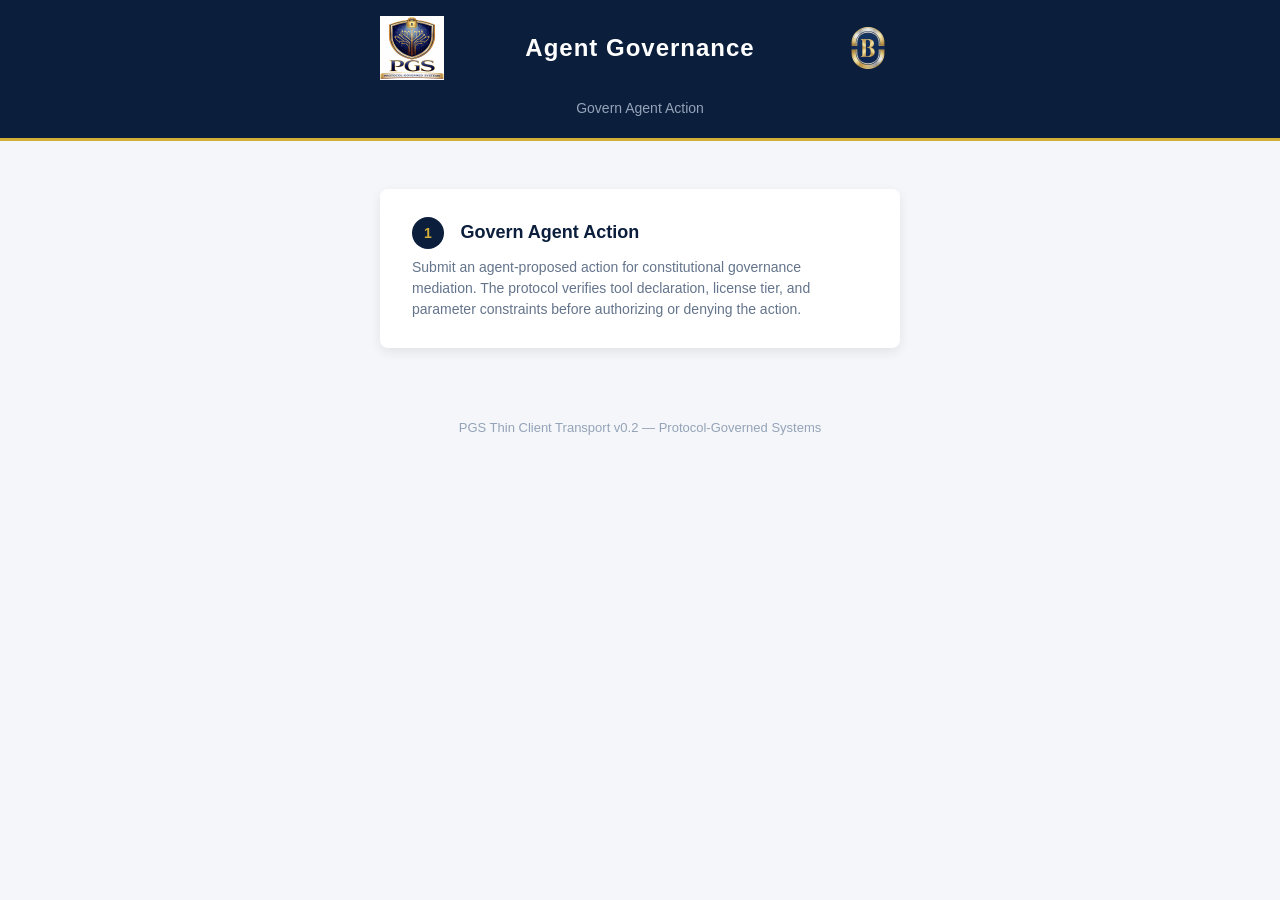
<file: pgs_ai_governance/testbed/agent_governance/static/index.html>
<!DOCTYPE html>
<html lang="en">
<head>
    <meta charset="UTF-8">
    <meta name="viewport" content="width=device-width, initial-scale=1.0">
    <title>Agent Governance — PGS</title>
    <link rel="stylesheet" href="css/wallet.css">
</head>
<body>
    <header class="app-header">
        <div class="header-inner">
            <img src="img/pgs_logo.png" alt="PGS" class="logo">
            <h1 class="app-title">Agent Governance</h1>
            <img src="img/ob_logo.png" alt="PGS" class="logo">
        </div>
        <nav class="screen-nav">
            <a href="govern_agent_action.html">Govern Agent Action</a>
        </nav>
    </header>

    <div class="card-grid">
        <a href="govern_agent_action.html" class="card">
            <span class="step-number">1</span>
            <h3>Govern Agent Action</h3>
            <p>Submit an agent-proposed action for constitutional governance mediation. The protocol verifies tool declaration, license tier, and parameter constraints before authorizing or denying the action.</p>
        </a>
    </div>

    <footer class="app-footer">
        PGS Thin Client Transport v0.2 — Protocol-Governed Systems
    </footer>
</body>
</html>
</file>
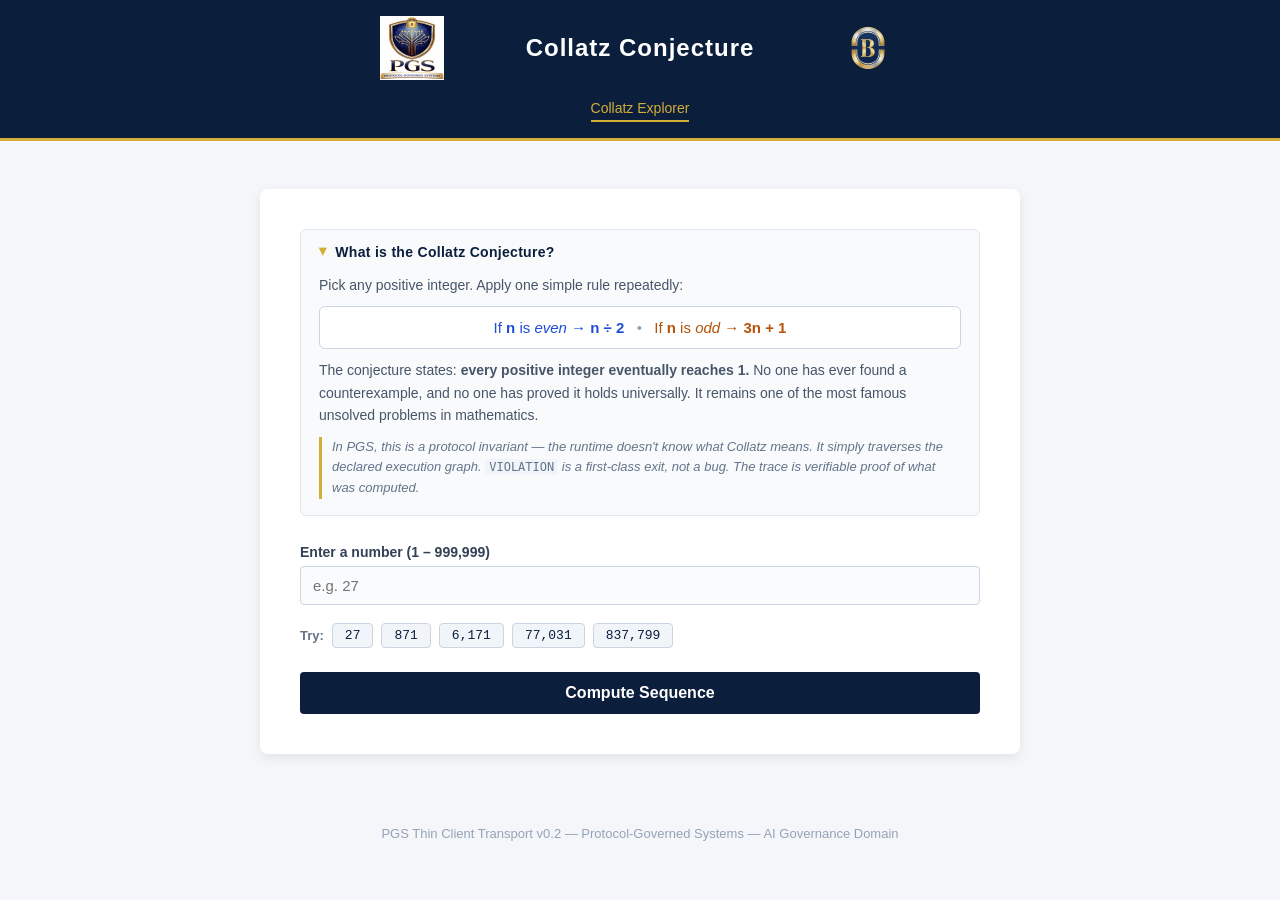
<file: pgs_ai_governance/testbed/collatz_conjecture/static/index.html>
<!DOCTYPE html>
<html lang="en">
<head>
    <meta charset="UTF-8">
    <meta name="viewport" content="width=device-width, initial-scale=1.0">
    <title>Collatz Conjecture — AI Governance Demo</title>
    <link rel="stylesheet" href="css/wallet.css">
    <link rel="stylesheet" href="css/collatz.css">
</head>
<body>
    <header class="app-header">
        <div class="header-inner">
            <img src="img/pgs_logo.png" alt="PGS" class="logo">
            <h1 class="app-title">Collatz Conjecture</h1>
            <img src="img/ob_logo.png" alt="OmniBachi" class="logo">
        </div>
        <nav class="screen-nav">
            <a href="index.html" class="active">Collatz Explorer</a>
        </nav>
    </header>

    <div class="container collatz-wide">

        <!-- What is the Collatz Conjecture? -->
        <details class="explainer" open>
            <summary>What is the Collatz Conjecture?</summary>
            <div class="explainer-body">
                <p>
                    Pick any positive integer. Apply one simple rule repeatedly:
                </p>
                <div class="rule-box">
                    <span class="rule-even">If <strong>n</strong> is <em>even</em> &rarr; <strong>n &divide; 2</strong></span>
                    <span class="rule-sep">&nbsp;&nbsp;&bull;&nbsp;&nbsp;</span>
                    <span class="rule-odd">If <strong>n</strong> is <em>odd</em> &rarr; <strong>3n + 1</strong></span>
                </div>
                <p>
                    The conjecture states: <strong>every positive integer eventually reaches 1.</strong>
                    No one has ever found a counterexample, and no one has proved it holds universally.
                    It remains one of the most famous unsolved problems in mathematics.
                </p>
                <p class="explainer-pgs-note">
                    In PGS, this is a <em>protocol invariant</em> — the runtime doesn't know what Collatz means.
                    It simply traverses the declared execution graph. <code>VIOLATION</code> is a first-class exit,
                    not a bug. The trace is verifiable proof of what was computed.
                </p>
            </div>
        </details>

        <!-- Form -->
        <form id="collatz-form" data-workflow="ai_governance::WF_DEMO_COLLATZ_CONJECTURE_V0"
              onsubmit="event.preventDefault(); submitCollatz();">

            <div class="form-group">
                <label for="seed_number">Enter a number (1 &ndash; 999,999)</label>
                <input type="number" id="seed_number" min="1" max="999999"
                       placeholder="e.g. 27" required>
            </div>

            <!-- Quick picks -->
            <div class="quick-picks">
                <span class="quick-label">Try:</span>
                <button type="button" class="pick-btn" onclick="setPick(27)">27</button>
                <button type="button" class="pick-btn" onclick="setPick(871)">871</button>
                <button type="button" class="pick-btn" onclick="setPick(6171)">6,171</button>
                <button type="button" class="pick-btn" onclick="setPick(77031)">77,031</button>
                <button type="button" class="pick-btn" onclick="setPick(837799)">837,799</button>
            </div>

            <button type="submit" class="primary-button">Compute Sequence</button>
        </form>

        <div id="result" class="result-panel"></div>
    </div>

    <footer class="app-footer">
        PGS Thin Client Transport v0.2 — Protocol-Governed Systems &mdash; AI Governance Domain
    </footer>

    <script src="js/collatz_bridge.js"></script>
</body>
</html>
</file>
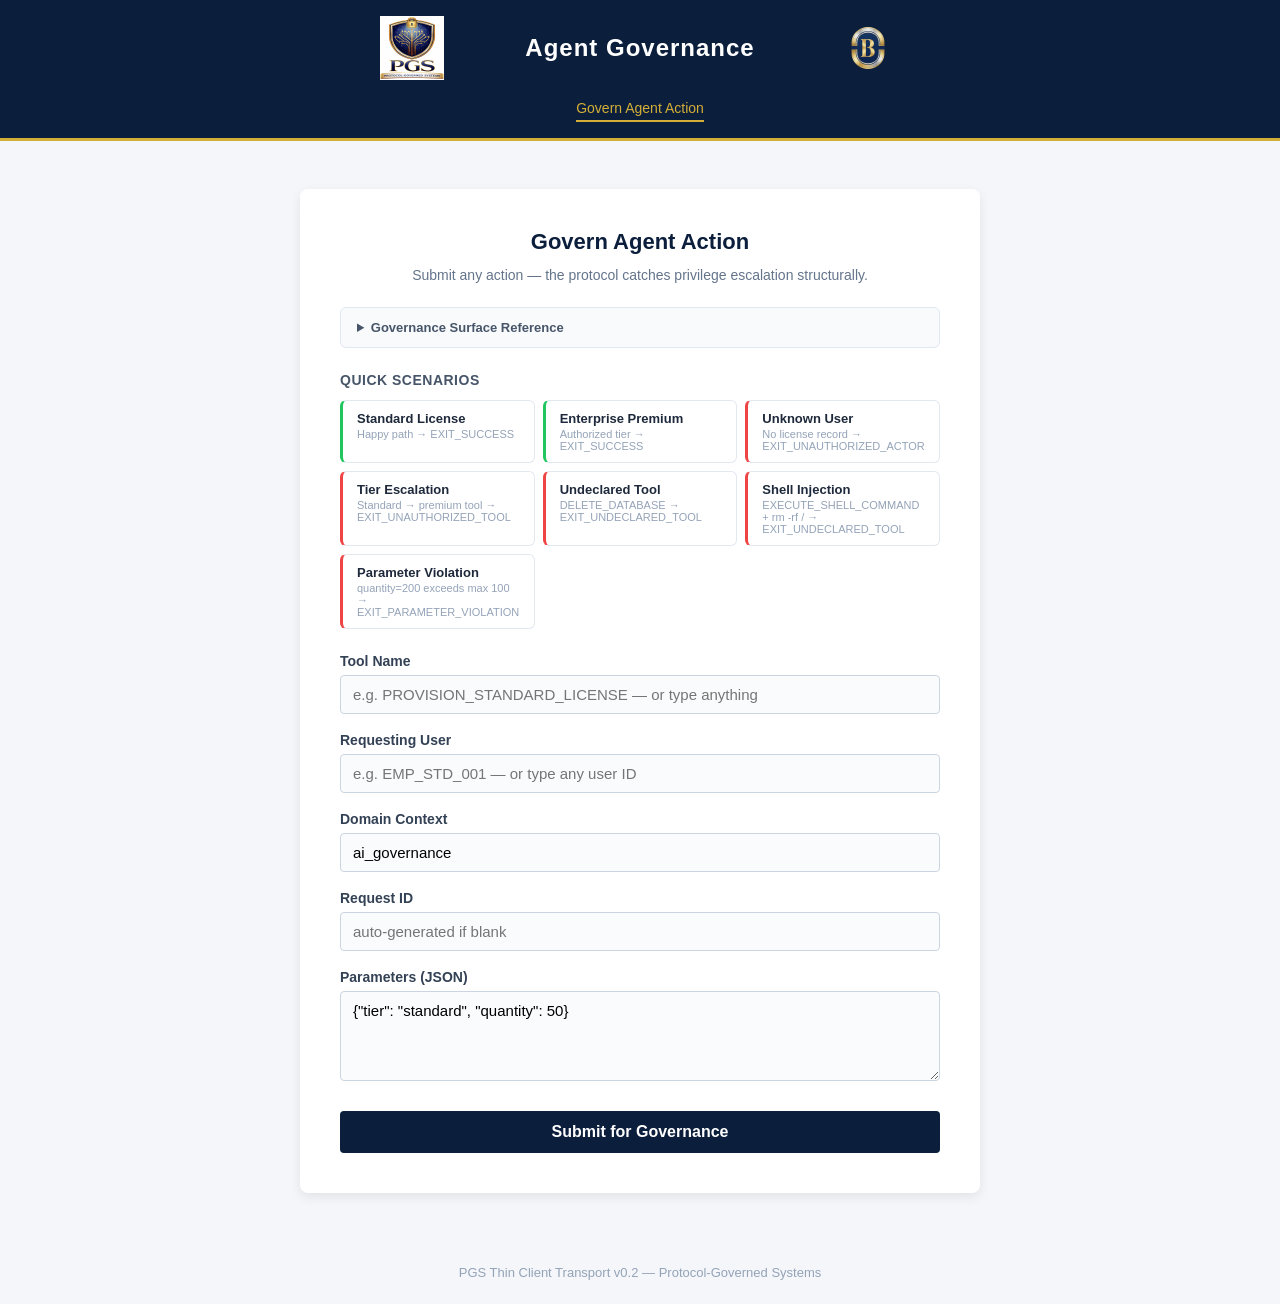
<file: pgs_ai_governance/testbed/agent_governance/static/govern_agent_action.html>
<!DOCTYPE html>
<html lang="en">
<head>
    <meta charset="UTF-8">
    <meta name="viewport" content="width=device-width, initial-scale=1.0">
    <title>Govern Agent Action — Agent Governance</title>
    <link rel="stylesheet" href="css/wallet.css">
</head>
<body>
    <header class="app-header">
        <div class="header-inner">
            <img src="img/pgs_logo.png" alt="PGS" class="logo">
            <h1 class="app-title">Agent Governance</h1>
            <img src="img/ob_logo.png" alt="PGS" class="logo">
        </div>
        <nav class="screen-nav">
            <a href="govern_agent_action.html" class="active">Govern Agent Action</a>
        </nav>
    </header>

    <div class="container governance-wide">
        <h2>Govern Agent Action</h2>
        <p class="form-subtitle">Submit any action — the protocol catches privilege escalation structurally.</p>

        <!-- Governance Reference (collapsible) -->
        <details class="governance-ref">
            <summary>Governance Surface Reference</summary>
            <div class="ref-content">
                <div class="ref-section">
                    <strong>Declared Tools</strong>
                    <code>READ_RECORD</code>, <code>PROVISION_STANDARD_LICENSE</code>, <code>PROVISION_PREMIUM_LICENSE</code>
                </div>
                <div class="ref-section">
                    <strong>Known Users</strong>
                    <span><code>EMP_STD_001</code> (standard)</span>,
                    <span><code>EMP_ENT_001</code> (enterprise)</span>,
                    <span><code>EMP_INACTIVE_001</code> (inactive)</span>
                </div>
                <div class="ref-section">
                    <strong>Tier &rarr; Authorized Tools</strong>
                    <ul>
                        <li><code>none</code> &rarr; READ_RECORD</li>
                        <li><code>standard</code> &rarr; + PROVISION_STANDARD_LICENSE</li>
                        <li><code>enterprise</code> &rarr; + PROVISION_PREMIUM_LICENSE</li>
                    </ul>
                </div>
                <div class="ref-section">
                    <strong>Parameter Limits</strong>
                    <ul>
                        <li>PROVISION_STANDARD_LICENSE: tier=&quot;standard&quot;, quantity &le; 100</li>
                        <li>PROVISION_PREMIUM_LICENSE: tier=&quot;premium&quot;, quantity &le; 50</li>
                    </ul>
                </div>
            </div>
        </details>

        <!-- Quick Scenarios -->
        <div class="scenario-panel">
            <h3 class="scenario-title">Quick Scenarios</h3>
            <div class="scenario-grid">
                <button type="button" class="scenario-btn success" onclick="loadScenario('standard_happy')">
                    <span class="scenario-label">Standard License</span>
                    <span class="scenario-hint">Happy path &rarr; EXIT_SUCCESS</span>
                </button>
                <button type="button" class="scenario-btn success" onclick="loadScenario('enterprise_happy')">
                    <span class="scenario-label">Enterprise Premium</span>
                    <span class="scenario-hint">Authorized tier &rarr; EXIT_SUCCESS</span>
                </button>
                <button type="button" class="scenario-btn danger" onclick="loadScenario('unknown_user')">
                    <span class="scenario-label">Unknown User</span>
                    <span class="scenario-hint">No license record &rarr; EXIT_UNAUTHORIZED_ACTOR</span>
                </button>
                <button type="button" class="scenario-btn danger" onclick="loadScenario('tier_escalation')">
                    <span class="scenario-label">Tier Escalation</span>
                    <span class="scenario-hint">Standard &rarr; premium tool &rarr; EXIT_UNAUTHORIZED_TOOL</span>
                </button>
                <button type="button" class="scenario-btn danger" onclick="loadScenario('undeclared_tool')">
                    <span class="scenario-label">Undeclared Tool</span>
                    <span class="scenario-hint">DELETE_DATABASE &rarr; EXIT_UNDECLARED_TOOL</span>
                </button>
                <button type="button" class="scenario-btn danger" onclick="loadScenario('shell_injection')">
                    <span class="scenario-label">Shell Injection</span>
                    <span class="scenario-hint">EXECUTE_SHELL_COMMAND + rm -rf / &rarr; EXIT_UNDECLARED_TOOL</span>
                </button>
                <button type="button" class="scenario-btn danger" onclick="loadScenario('parameter_violation')">
                    <span class="scenario-label">Parameter Violation</span>
                    <span class="scenario-hint">quantity=200 exceeds max 100 &rarr; EXIT_PARAMETER_VIOLATION</span>
                </button>
            </div>
        </div>

        <!-- Form -->
        <form id="govern-form" data-workflow="ai_governance::WF_GOVERN_AGENT_ACTION_V0"
              onsubmit="event.preventDefault(); submitGovernanceForm();">

            <div class="form-group">
                <label for="tool_name">Tool Name</label>
                <input type="text" id="tool_name" placeholder="e.g. PROVISION_STANDARD_LICENSE — or type anything" required>
            </div>

            <div class="form-group">
                <label for="requesting_user_id">Requesting User</label>
                <input type="text" id="requesting_user_id" placeholder="e.g. EMP_STD_001 — or type any user ID" required>
            </div>

            <div class="form-group">
                <label for="domain_context">Domain Context</label>
                <input type="text" id="domain_context" value="ai_governance" placeholder="e.g. ai_governance">
            </div>

            <div class="form-group">
                <label for="request_id">Request ID</label>
                <input type="text" id="request_id" placeholder="auto-generated if blank">
            </div>

            <div class="form-group">
                <label for="parameters">Parameters (JSON)</label>
                <textarea id="parameters" rows="4" placeholder='{"tier": "standard", "quantity": 50}'>{"tier": "standard", "quantity": 50}</textarea>
            </div>

            <button type="submit" class="primary-button">Submit for Governance</button>
        </form>

        <div id="result" class="result-panel"></div>
    </div>

    <footer class="app-footer">
        PGS Thin Client Transport v0.2 — Protocol-Governed Systems
    </footer>

    <script src="js/governance_bridge.js"></script>
</body>
</html>
</file>
<file: pgs_ai_governance/testbed/agent_governance/static/css/wallet.css>
/* wallet.css — Clean enterprise theme for thin client demo */

* {
    box-sizing: border-box;
    margin: 0;
    padding: 0;
}

body {
    font-family: Arial, Helvetica, sans-serif;
    background-color: #f4f6f9;
    color: #333;
    min-height: 100vh;
}

/* ── Header ──────────────────────────────────────────────── */

.app-header {
    background-color: #0b1e3c;
    padding: 16px 0; /* Removed horizontal padding to let inner container handle it */
    border-bottom: 3px solid #d4af37;
}

.header-inner {
    display: flex;
    align-items: center;
    justify-content: space-between;
    max-width: 560px; /* Matches .container width */
    margin: 0 auto;
    padding: 0 20px; /* Add padding to match card padding if needed, or just for safety */
}

.logo {
    height: 64px;
    width: auto;
    object-fit: contain;
}

.app-title {
    color: white;
    font-size: 24px;
    font-weight: bold;
    letter-spacing: 1px;
    text-align: center;
    flex-grow: 1;
    margin: 0 16px;
}

/* ── Navigation ──────────────────────────────────────────── */

.screen-nav {
    display: flex;
    justify-content: center;
    gap: 24px;
    padding: 16px 0 0;
}

.screen-nav a {
    color: #94a3b8;
    text-decoration: none;
    font-size: 14px;
    padding: 4px 0;
    border-bottom: 2px solid transparent;
    transition: color 0.2s, border-color 0.2s;
}

.screen-nav a:hover,
.screen-nav a.active {
    color: #d4af37;
    border-bottom-color: #d4af37;
}

/* ── Container / Card ────────────────────────────────────── */

.container {
    max-width: 560px;
    margin: 48px auto;
    padding: 40px;
    background: white;
    border-radius: 8px;
    box-shadow: 0 4px 12px rgba(0, 0, 0, 0.08);
}

.container h2 {
    margin-bottom: 28px;
    text-align: center;
    font-size: 22px;
    color: #0b1e3c;
}

/* ── Landing page cards ──────────────────────────────────── */

.card-grid {
    display: flex;
    flex-direction: column;
    gap: 20px;
    max-width: 560px;
    margin: 48px auto;
    padding: 0 20px;
}

.card {
    background: white;
    border-radius: 8px;
    padding: 28px 32px;
    box-shadow: 0 4px 12px rgba(0, 0, 0, 0.08);
    text-decoration: none;
    color: inherit;
    transition: box-shadow 0.2s, transform 0.15s;
    display: block;
}

.card:hover {
    box-shadow: 0 6px 20px rgba(0, 0, 0, 0.12);
    transform: translateY(-2px);
}

.card .step-number {
    display: inline-block;
    background: #0b1e3c;
    color: #d4af37;
    width: 32px;
    height: 32px;
    border-radius: 50%;
    text-align: center;
    line-height: 32px;
    font-weight: bold;
    font-size: 14px;
    margin-right: 12px;
}

.card h3 {
    display: inline;
    font-size: 18px;
    color: #0b1e3c;
}

.card p {
    margin-top: 8px;
    color: #64748b;
    font-size: 14px;
    line-height: 1.5;
}

/* ── Form ────────────────────────────────────────────────── */

.form-group {
    margin-bottom: 18px;
}

.form-group label {
    display: block;
    margin-bottom: 6px;
    font-weight: bold;
    font-size: 14px;
    color: #334155;
}

.form-group input,
.form-group select,
.form-group textarea {
    width: 100%;
    padding: 10px 12px;
    border: 1px solid #cbd5e1;
    border-radius: 4px;
    font-size: 15px;
    font-family: inherit;
    background: #fafbfc;
    transition: border-color 0.2s;
}

.form-group input:focus,
.form-group select:focus,
.form-group textarea:focus {
    outline: none;
    border-color: #0b1e3c;
    background: white;
}

.form-group textarea {
    resize: vertical;
    min-height: 60px;
}

.primary-button {
    width: 100%;
    padding: 12px;
    background-color: #0b1e3c;
    color: white;
    border: none;
    border-radius: 4px;
    font-size: 16px;
    font-weight: bold;
    cursor: pointer;
    margin-top: 8px;
    transition: background-color 0.2s;
}

.primary-button:hover {
    background-color: #123066;
}

.primary-button:disabled {
    background-color: #94a3b8;
    cursor: not-allowed;
}

/* ── Result display ──────────────────────────────────────── */

.result-panel {
    margin-top: 28px;
    padding: 20px;
    border-radius: 6px;
    display: none;
}

.result-panel.visible {
    display: block;
}

.result-panel.success {
    background: #f0fdf4;
    border: 1px solid #86efac;
}

.result-panel.error {
    background: #fef2f2;
    border: 1px solid #fca5a5;
}

.result-panel.already-submitted {
    background: #fffbeb;
    border: 1px solid #fcd34d;
}

.result-panel .status-badge {
    display: inline-block;
    padding: 4px 12px;
    border-radius: 12px;
    font-size: 13px;
    font-weight: bold;
    margin-bottom: 12px;
}

.result-panel.success .status-badge {
    background: #166534;
    color: white;
}

.result-panel.error .status-badge {
    background: #991b1b;
    color: white;
}

.result-panel.already-submitted .status-badge {
    background: #92400e;
    color: white;
}

.result-field {
    margin-bottom: 8px;
    font-size: 14px;
}

.result-field .label {
    font-weight: bold;
    color: #475569;
    display: inline-block;
    min-width: 110px;
}

.result-field .value {
    color: #1e293b;
    font-family: 'Courier New', monospace;
    word-break: break-all;
}

.result-json {
    margin-top: 12px;
    padding: 12px;
    background: #1e293b;
    color: #e2e8f0;
    border-radius: 4px;
    font-family: 'Courier New', monospace;
    font-size: 12px;
    white-space: pre-wrap;
    overflow-x: auto;
    max-height: 300px;
    overflow-y: auto;
}

/* ── Form sections (fieldset) ────────────────────────────── */

.form-section {
    border: 1px solid #e2e8f0;
    border-radius: 6px;
    padding: 16px 20px 8px;
    margin-bottom: 20px;
}

.form-section legend {
    font-size: 13px;
    font-weight: bold;
    color: #64748b;
    text-transform: uppercase;
    letter-spacing: 0.5px;
    padding: 0 8px;
}

/* ── Footer ──────────────────────────────────────────────── */

.app-footer {
    text-align: center;
    padding: 24px;
    color: #94a3b8;
    font-size: 13px;
}

/* ── Governance form (wider container) ───────────────────── */

.governance-wide {
    max-width: 680px;
}

.form-subtitle {
    text-align: center;
    color: #64748b;
    font-size: 14px;
    margin-top: -16px;
    margin-bottom: 24px;
}

/* ── Governance Reference (collapsible) ─────────────────── */

.governance-ref {
    background: #f8fafc;
    border: 1px solid #e2e8f0;
    border-radius: 6px;
    margin-bottom: 24px;
    font-size: 13px;
}

.governance-ref summary {
    padding: 12px 16px;
    cursor: pointer;
    font-weight: bold;
    color: #475569;
    user-select: none;
}

.governance-ref summary:hover {
    color: #0b1e3c;
}

.ref-content {
    padding: 0 16px 16px;
}

.ref-section {
    margin-bottom: 10px;
    line-height: 1.6;
}

.ref-section strong {
    display: block;
    color: #334155;
    margin-bottom: 2px;
}

.ref-section code {
    background: #e2e8f0;
    padding: 1px 6px;
    border-radius: 3px;
    font-size: 12px;
}

.ref-section ul {
    margin: 4px 0 0 20px;
    padding: 0;
}

.ref-section ul li {
    margin-bottom: 2px;
}

/* ── Scenario Buttons ───────────────────────────────────── */

.scenario-panel {
    margin-bottom: 24px;
}

.scenario-title {
    font-size: 14px;
    font-weight: bold;
    color: #475569;
    text-transform: uppercase;
    letter-spacing: 0.5px;
    margin-bottom: 12px;
}

.scenario-grid {
    display: grid;
    grid-template-columns: repeat(auto-fill, minmax(190px, 1fr));
    gap: 8px;
}

.scenario-btn {
    display: flex;
    flex-direction: column;
    align-items: flex-start;
    padding: 10px 14px;
    border: 1px solid #e2e8f0;
    border-radius: 6px;
    background: white;
    cursor: pointer;
    text-align: left;
    transition: border-color 0.2s, box-shadow 0.2s;
}

.scenario-btn:hover {
    box-shadow: 0 2px 8px rgba(0, 0, 0, 0.08);
}

.scenario-btn.success {
    border-left: 3px solid #22c55e;
}

.scenario-btn.success:hover {
    border-color: #22c55e;
}

.scenario-btn.danger {
    border-left: 3px solid #ef4444;
}

.scenario-btn.danger:hover {
    border-color: #ef4444;
}

.scenario-label {
    font-size: 13px;
    font-weight: bold;
    color: #1e293b;
}

.scenario-hint {
    font-size: 11px;
    color: #94a3b8;
    margin-top: 2px;
}

/* ── Responsive ──────────────────────────────────────────── */

@media (max-width: 640px) {
    .container {
        margin: 24px 16px;
        padding: 24px;
    }

    .header-inner {
        padding: 0 16px;
    }

    .logo {
        height: 48px;
    }

    .app-title {
        font-size: 20px;
    }
}
</file>
<file: pgs_ai_governance/testbed/collatz_conjecture/static/css/wallet.css>
/* wallet.css — Clean enterprise theme for thin client demo */

* {
    box-sizing: border-box;
    margin: 0;
    padding: 0;
}

body {
    font-family: Arial, Helvetica, sans-serif;
    background-color: #f4f6f9;
    color: #333;
    min-height: 100vh;
}

/* ── Header ──────────────────────────────────────────────── */

.app-header {
    background-color: #0b1e3c;
    padding: 16px 0; /* Removed horizontal padding to let inner container handle it */
    border-bottom: 3px solid #d4af37;
}

.header-inner {
    display: flex;
    align-items: center;
    justify-content: space-between;
    max-width: 560px; /* Matches .container width */
    margin: 0 auto;
    padding: 0 20px; /* Add padding to match card padding if needed, or just for safety */
}

.logo {
    height: 64px;
    width: auto;
    object-fit: contain;
}

.app-title {
    color: white;
    font-size: 24px;
    font-weight: bold;
    letter-spacing: 1px;
    text-align: center;
    flex-grow: 1;
    margin: 0 16px;
}

/* ── Navigation ──────────────────────────────────────────── */

.screen-nav {
    display: flex;
    justify-content: center;
    gap: 24px;
    padding: 16px 0 0;
}

.screen-nav a {
    color: #94a3b8;
    text-decoration: none;
    font-size: 14px;
    padding: 4px 0;
    border-bottom: 2px solid transparent;
    transition: color 0.2s, border-color 0.2s;
}

.screen-nav a:hover,
.screen-nav a.active {
    color: #d4af37;
    border-bottom-color: #d4af37;
}

/* ── Container / Card ────────────────────────────────────── */

.container {
    max-width: 560px;
    margin: 48px auto;
    padding: 40px;
    background: white;
    border-radius: 8px;
    box-shadow: 0 4px 12px rgba(0, 0, 0, 0.08);
}

.container h2 {
    margin-bottom: 28px;
    text-align: center;
    font-size: 22px;
    color: #0b1e3c;
}

/* ── Landing page cards ──────────────────────────────────── */

.card-grid {
    display: flex;
    flex-direction: column;
    gap: 20px;
    max-width: 560px;
    margin: 48px auto;
    padding: 0 20px;
}

.card {
    background: white;
    border-radius: 8px;
    padding: 28px 32px;
    box-shadow: 0 4px 12px rgba(0, 0, 0, 0.08);
    text-decoration: none;
    color: inherit;
    transition: box-shadow 0.2s, transform 0.15s;
    display: block;
}

.card:hover {
    box-shadow: 0 6px 20px rgba(0, 0, 0, 0.12);
    transform: translateY(-2px);
}

.card .step-number {
    display: inline-block;
    background: #0b1e3c;
    color: #d4af37;
    width: 32px;
    height: 32px;
    border-radius: 50%;
    text-align: center;
    line-height: 32px;
    font-weight: bold;
    font-size: 14px;
    margin-right: 12px;
}

.card h3 {
    display: inline;
    font-size: 18px;
    color: #0b1e3c;
}

.card p {
    margin-top: 8px;
    color: #64748b;
    font-size: 14px;
    line-height: 1.5;
}

/* ── Form ────────────────────────────────────────────────── */

.form-group {
    margin-bottom: 18px;
}

.form-group label {
    display: block;
    margin-bottom: 6px;
    font-weight: bold;
    font-size: 14px;
    color: #334155;
}

.form-group input,
.form-group select,
.form-group textarea {
    width: 100%;
    padding: 10px 12px;
    border: 1px solid #cbd5e1;
    border-radius: 4px;
    font-size: 15px;
    font-family: inherit;
    background: #fafbfc;
    transition: border-color 0.2s;
}

.form-group input:focus,
.form-group select:focus,
.form-group textarea:focus {
    outline: none;
    border-color: #0b1e3c;
    background: white;
}

.form-group textarea {
    resize: vertical;
    min-height: 60px;
}

.primary-button {
    width: 100%;
    padding: 12px;
    background-color: #0b1e3c;
    color: white;
    border: none;
    border-radius: 4px;
    font-size: 16px;
    font-weight: bold;
    cursor: pointer;
    margin-top: 8px;
    transition: background-color 0.2s;
}

.primary-button:hover {
    background-color: #123066;
}

.primary-button:disabled {
    background-color: #94a3b8;
    cursor: not-allowed;
}

/* ── Result display ──────────────────────────────────────── */

.result-panel {
    margin-top: 28px;
    padding: 20px;
    border-radius: 6px;
    display: none;
}

.result-panel.visible {
    display: block;
}

.result-panel.success {
    background: #f0fdf4;
    border: 1px solid #86efac;
}

.result-panel.error {
    background: #fef2f2;
    border: 1px solid #fca5a5;
}

.result-panel.already-submitted {
    background: #fffbeb;
    border: 1px solid #fcd34d;
}

.result-panel .status-badge {
    display: inline-block;
    padding: 4px 12px;
    border-radius: 12px;
    font-size: 13px;
    font-weight: bold;
    margin-bottom: 12px;
}

.result-panel.success .status-badge {
    background: #166534;
    color: white;
}

.result-panel.error .status-badge {
    background: #991b1b;
    color: white;
}

.result-panel.already-submitted .status-badge {
    background: #92400e;
    color: white;
}

.result-field {
    margin-bottom: 8px;
    font-size: 14px;
}

.result-field .label {
    font-weight: bold;
    color: #475569;
    display: inline-block;
    min-width: 110px;
}

.result-field .value {
    color: #1e293b;
    font-family: 'Courier New', monospace;
    word-break: break-all;
}

.result-json {
    margin-top: 12px;
    padding: 12px;
    background: #1e293b;
    color: #e2e8f0;
    border-radius: 4px;
    font-family: 'Courier New', monospace;
    font-size: 12px;
    white-space: pre-wrap;
    overflow-x: auto;
    max-height: 300px;
    overflow-y: auto;
}

/* ── Form sections (fieldset) ────────────────────────────── */

.form-section {
    border: 1px solid #e2e8f0;
    border-radius: 6px;
    padding: 16px 20px 8px;
    margin-bottom: 20px;
}

.form-section legend {
    font-size: 13px;
    font-weight: bold;
    color: #64748b;
    text-transform: uppercase;
    letter-spacing: 0.5px;
    padding: 0 8px;
}

/* ── Footer ──────────────────────────────────────────────── */

.app-footer {
    text-align: center;
    padding: 24px;
    color: #94a3b8;
    font-size: 13px;
}

/* ── Governance form (wider container) ───────────────────── */

.governance-wide {
    max-width: 680px;
}

.form-subtitle {
    text-align: center;
    color: #64748b;
    font-size: 14px;
    margin-top: -16px;
    margin-bottom: 24px;
}

/* ── Governance Reference (collapsible) ─────────────────── */

.governance-ref {
    background: #f8fafc;
    border: 1px solid #e2e8f0;
    border-radius: 6px;
    margin-bottom: 24px;
    font-size: 13px;
}

.governance-ref summary {
    padding: 12px 16px;
    cursor: pointer;
    font-weight: bold;
    color: #475569;
    user-select: none;
}

.governance-ref summary:hover {
    color: #0b1e3c;
}

.ref-content {
    padding: 0 16px 16px;
}

.ref-section {
    margin-bottom: 10px;
    line-height: 1.6;
}

.ref-section strong {
    display: block;
    color: #334155;
    margin-bottom: 2px;
}

.ref-section code {
    background: #e2e8f0;
    padding: 1px 6px;
    border-radius: 3px;
    font-size: 12px;
}

.ref-section ul {
    margin: 4px 0 0 20px;
    padding: 0;
}

.ref-section ul li {
    margin-bottom: 2px;
}

/* ── Scenario Buttons ───────────────────────────────────── */

.scenario-panel {
    margin-bottom: 24px;
}

.scenario-title {
    font-size: 14px;
    font-weight: bold;
    color: #475569;
    text-transform: uppercase;
    letter-spacing: 0.5px;
    margin-bottom: 12px;
}

.scenario-grid {
    display: grid;
    grid-template-columns: repeat(auto-fill, minmax(190px, 1fr));
    gap: 8px;
}

.scenario-btn {
    display: flex;
    flex-direction: column;
    align-items: flex-start;
    padding: 10px 14px;
    border: 1px solid #e2e8f0;
    border-radius: 6px;
    background: white;
    cursor: pointer;
    text-align: left;
    transition: border-color 0.2s, box-shadow 0.2s;
}

.scenario-btn:hover {
    box-shadow: 0 2px 8px rgba(0, 0, 0, 0.08);
}

.scenario-btn.success {
    border-left: 3px solid #22c55e;
}

.scenario-btn.success:hover {
    border-color: #22c55e;
}

.scenario-btn.danger {
    border-left: 3px solid #ef4444;
}

.scenario-btn.danger:hover {
    border-color: #ef4444;
}

.scenario-label {
    font-size: 13px;
    font-weight: bold;
    color: #1e293b;
}

.scenario-hint {
    font-size: 11px;
    color: #94a3b8;
    margin-top: 2px;
}

/* ── Responsive ──────────────────────────────────────────── */

@media (max-width: 640px) {
    .container {
        margin: 24px 16px;
        padding: 24px;
    }

    .header-inner {
        padding: 0 16px;
    }

    .logo {
        height: 48px;
    }

    .app-title {
        font-size: 20px;
    }
}
</file>
<file: pgs_ai_governance/testbed/collatz_conjecture/static/css/collatz.css>
/* collatz.css — Collatz Conjecture demo styles (extends wallet.css) */

/* ── Wider container for sequence display ──────────────────── */

.collatz-wide {
    max-width: 760px;
}

/* ── Explainer / details block ─────────────────────────────── */

.explainer {
    border: 1px solid #e2e8f0;
    border-radius: 6px;
    padding: 0;
    margin-bottom: 28px;
    background: #f8fafc;
}

.explainer summary {
    font-size: 14px;
    font-weight: bold;
    color: #0b1e3c;
    padding: 14px 18px;
    cursor: pointer;
    letter-spacing: 0.3px;
    list-style: none;
    display: flex;
    align-items: center;
    gap: 8px;
}

.explainer summary::before {
    content: "▶";
    font-size: 10px;
    color: #d4af37;
    transition: transform 0.2s;
}

.explainer[open] summary::before {
    transform: rotate(90deg);
}

.explainer-body {
    padding: 0 18px 16px;
    display: flex;
    flex-direction: column;
    gap: 10px;
}

.explainer-body p {
    font-size: 14px;
    color: #475569;
    line-height: 1.6;
}

.rule-box {
    display: flex;
    align-items: center;
    justify-content: center;
    background: white;
    border: 1px solid #cbd5e1;
    border-radius: 6px;
    padding: 12px 20px;
    gap: 4px;
    font-size: 15px;
    flex-wrap: wrap;
}

.rule-even { color: #1d4ed8; }
.rule-odd  { color: #b45309; }
.rule-sep  { color: #94a3b8; }

.explainer-pgs-note {
    font-size: 13px !important;
    color: #64748b !important;
    border-left: 3px solid #d4af37;
    padding-left: 10px;
    font-style: italic;
}

.explainer-pgs-note code {
    background: #f1f5f9;
    padding: 1px 4px;
    border-radius: 3px;
    font-style: normal;
    font-size: 12px;
}

/* ── Quick-pick buttons ────────────────────────────────────── */

.quick-picks {
    display: flex;
    align-items: center;
    gap: 8px;
    margin-bottom: 16px;
    flex-wrap: wrap;
}

.quick-label {
    font-size: 13px;
    color: #64748b;
    font-weight: bold;
}

.pick-btn {
    background: #f1f5f9;
    border: 1px solid #cbd5e1;
    border-radius: 4px;
    padding: 4px 12px;
    font-size: 13px;
    color: #0b1e3c;
    cursor: pointer;
    transition: background 0.15s, border-color 0.15s;
    font-family: 'Courier New', monospace;
}

.pick-btn:hover {
    background: #0b1e3c;
    color: #d4af37;
    border-color: #0b1e3c;
}

/* ── Sequence stats bar ────────────────────────────────────── */

.seq-stats {
    display: flex;
    gap: 24px;
    flex-wrap: wrap;
    margin-bottom: 16px;
    padding: 12px 16px;
    background: #f0fdf4;
    border-radius: 6px;
    border: 1px solid #86efac;
}

.seq-stat {
    display: flex;
    flex-direction: column;
    gap: 2px;
}

.seq-stat .stat-label {
    font-size: 11px;
    color: #64748b;
    text-transform: uppercase;
    letter-spacing: 0.5px;
    font-weight: bold;
}

.seq-stat .stat-value {
    font-size: 20px;
    font-weight: bold;
    color: #0b1e3c;
    font-family: 'Courier New', monospace;
}

.seq-stat .stat-value.peak {
    color: #b45309;
}

/* ── Sequence chain display ────────────────────────────────── */

.seq-chain-wrap {
    margin-bottom: 12px;
}

.seq-chain-label {
    font-size: 12px;
    font-weight: bold;
    color: #64748b;
    text-transform: uppercase;
    letter-spacing: 0.5px;
    margin-bottom: 8px;
}

.seq-chain {
    display: flex;
    flex-wrap: wrap;
    align-items: center;
    gap: 0;
    padding: 12px;
    background: #1e293b;
    border-radius: 6px;
    font-family: 'Courier New', monospace;
    font-size: 13px;
    max-height: 220px;
    overflow-y: auto;
}

.seq-num {
    color: #e2e8f0;
    padding: 2px 4px;
    border-radius: 3px;
    line-height: 1.8;
}

.seq-num.seed    { color: #d4af37; font-weight: bold; }
.seq-num.peak    { color: #fb923c; }
.seq-num.one     { color: #4ade80; font-weight: bold; }

.seq-arrow {
    color: #475569;
    padding: 0 3px;
    font-size: 11px;
    line-height: 1.8;
}

.seq-truncated {
    color: #64748b;
    font-size: 12px;
    padding: 2px 6px;
    font-style: italic;
}
</file>
